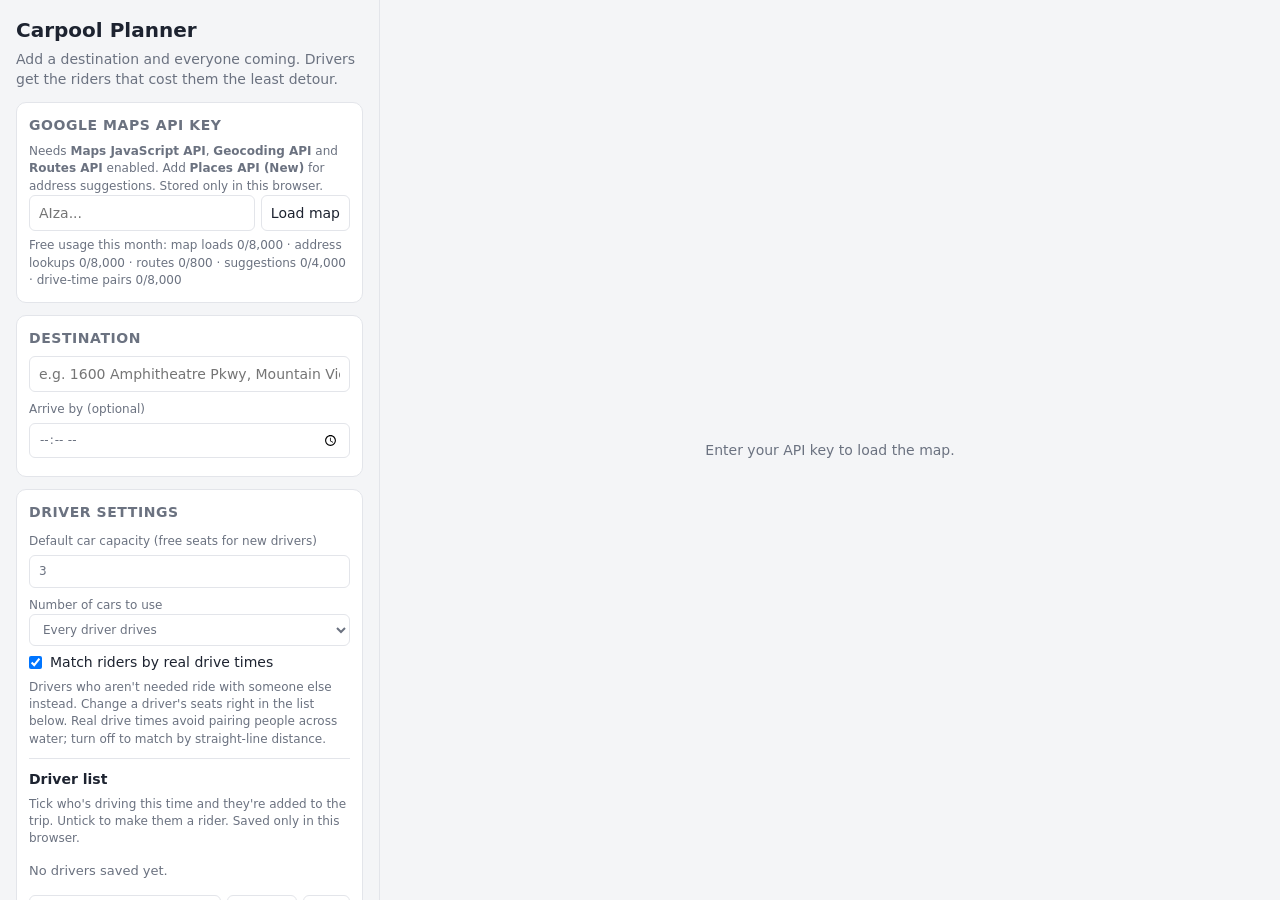
<file: index.html>
<!doctype html>
<html lang="en">
<head>
  <meta charset="utf-8">
  <meta name="viewport" content="width=device-width, initial-scale=1">
  <!-- send google the full page address so the locked key works -->
  <meta name="referrer" content="no-referrer-when-downgrade">
  <title>Carpool Planner</title>
  <link rel="stylesheet" href="style.css">
</head>
<body>
  <aside id="panel">
    <header>
      <h1>Carpool Planner</h1>
      <p class="sub">Add a destination and everyone coming. Drivers get the riders that cost them the least detour.</p>
    </header>

    <!-- only shows up if there's no key in config.js (or the map can't load) -->
    <section id="key-section" class="card" hidden>
      <h2>Google Maps API key</h2>
      <p class="hint">Needs <b>Maps JavaScript API</b>, <b>Geocoding API</b> and <b>Routes API</b> enabled. Add <b>Places API (New)</b> for address suggestions. Stored only in this browser.</p>
      <div class="row" id="key-row">
        <input id="api-key" type="password" placeholder="AIza..." autocomplete="off">
        <button id="save-key">Load map</button>
      </div>
      <p id="key-status" class="hint"></p>
      <p id="usage" class="hint"></p>
    </section>

    <section class="card">
      <h2>Destination</h2>
      <input id="dest" placeholder="e.g. 1600 Amphitheatre Pkwy, Mountain View, CA">
      <label class="hint">Arrive by (optional)
        <input id="arrive-by" type="time">
      </label>
    </section>

    <section class="card">
      <h2>Driver settings</h2>
      <label class="hint">Default car capacity (free seats for new drivers)
        <input id="default-seats" type="number" min="1" max="8" value="3">
      </label>
      <label class="hint">Number of cars to use
        <select id="cars-mode">
          <option value="all">Every driver drives</option>
          <option value="fewest">As few cars as possible</option>
          <option value="max">At most…</option>
        </select>
      </label>
      <label id="max-cars-wrap" class="hint" hidden>Maximum cars
        <input id="max-cars" type="number" min="1" value="2">
      </label>
      <label class="check"><input id="real-times" type="checkbox"> Match riders by real drive times</label>
      <p class="hint">Drivers who aren't needed ride with someone else instead. Change a driver's seats right in the list below. Real drive times avoid pairing people across water; turn off to match by straight-line distance.</p>

      <div id="driver-box">
        <h3>Driver list</h3>
        <p class="hint">Tick who's driving this time and they're added to the trip. Untick to make them a rider. Saved only in this browser.</p>
        <ul id="driver-list"></ul>
        <div class="row">
          <input id="d-name" placeholder="Driver name" autocomplete="off">
          <input id="d-seats" type="number" min="1" max="8" value="3" title="Seats for riders (not counting the driver)">
          <button type="button" id="d-add">Add</button>
        </div>
        <input id="d-addr" placeholder="Address (if they're not in Saved people)" autocomplete="off">
        <input id="d-note" placeholder="Note (optional), like &quot;only from December&quot;" autocomplete="off">
        <details>
          <summary>Paste a driver list</summary>
          <textarea id="d-import" rows="4" placeholder="One per line, like:&#10;Aldo → 5 people&#10;Daryl → 5 people (only from December)"></textarea>
          <p class="hint">"5 people" means 5 including the driver, so 4 seats for riders.</p>
          <button type="button" id="d-import-btn">Save drivers</button>
        </details>
        <p id="d-status" class="hint" hidden></p>
      </div>
    </section>

    <section class="card">
      <h2>People</h2>
      <!-- the locked group list (people.enc.json). only shows if the site has one -->
      <div id="group-box" hidden>
        <div id="group-locked">
          <p class="hint">Have the group passcode? Unlock it to search everyone's names and addresses.</p>
          <div class="row">
            <input id="group-pass" type="password" placeholder="Group passcode" autocomplete="off">
            <button type="button" id="group-unlock">Unlock</button>
          </div>
        </div>
        <p id="group-open" class="hint" hidden><span id="group-info"></span> <button type="button" id="group-forget" class="link">Lock again</button></p>
        <p id="group-status" class="hint" hidden></p>
      </div>
      <form id="person-form">
        <input id="p-name" placeholder="Name (type to find saved people)" required autocomplete="off">
        <div class="row addr-row">
          <input id="p-addr" placeholder="Starting address" required>
          <button type="button" id="locate" title="Fill in where you are right now">Use my location</button>
        </div>
        <p id="locate-status" class="hint" hidden></p>
        <div class="row">
          <select id="p-role">
            <option value="rider">Needs a ride</option>
            <option value="driver">Driving</option>
          </select>
          <input id="p-seats" type="number" min="1" max="8" value="3" title="Free seats" hidden>
          <button type="submit">Add</button>
        </div>
      </form>
      <ul id="people"></ul>
      <label class="check privacy"><input id="private" type="checkbox"> Keep home addresses private in share links</label>
      <p id="privacy-note" class="hint"></p>
      <details id="saved">
        <summary>Saved people (<span id="saved-count">0</span>)</summary>
        <p class="hint">Only saved in this browser. They're never in share links or on the website, so other people can't look them up.</p>
        <textarea id="import-text" rows="5" placeholder="Paste a list, one per line, like:&#10;1. Jordan → 400 Broad St, Seattle&#10;2. Sam &amp; Alex → 123 Main St, Seattle"></textarea>
        <label class="check"><input id="import-trip" type="checkbox"> Also add them to this trip (as riders)</label>
        <div class="row">
          <button type="button" id="import-btn">Save list</button>
          <button type="button" id="forget-all" class="ghost">Forget everyone</button>
        </div>
        <p id="import-status" class="hint" hidden></p>
        <ul id="saved-list"></ul>
        <p class="hint">To share these people and your driver list with your drivers, make a locked group list file. It needs a passcode, and only people with the passcode can open it.</p>
        <button type="button" id="group-export">Make group list file</button>
      </details>
    </section>

    <section class="card actions">
      <button id="plan" class="primary">Plan carpools</button>
      <button id="share">Copy share link</button>
      <button id="clear" class="ghost">Clear all</button>
      <p class="hint">Share the link so others can add themselves, then have them send their link back to you. Opening it here adds them to your trip.</p>
      <p class="hint">The site keeps a simple anonymous usage log (device type and which buttons get used, never names or addresses).</p>
    </section>

    <section id="results"></section>
  </aside>

  <main id="map"><div class="map-placeholder">Enter your API key to load the map.</div></main>

  <script src="config.js"></script>
  <script src="log.js"></script>
  <script src="app.js"></script>
</body>
</html>
</file>
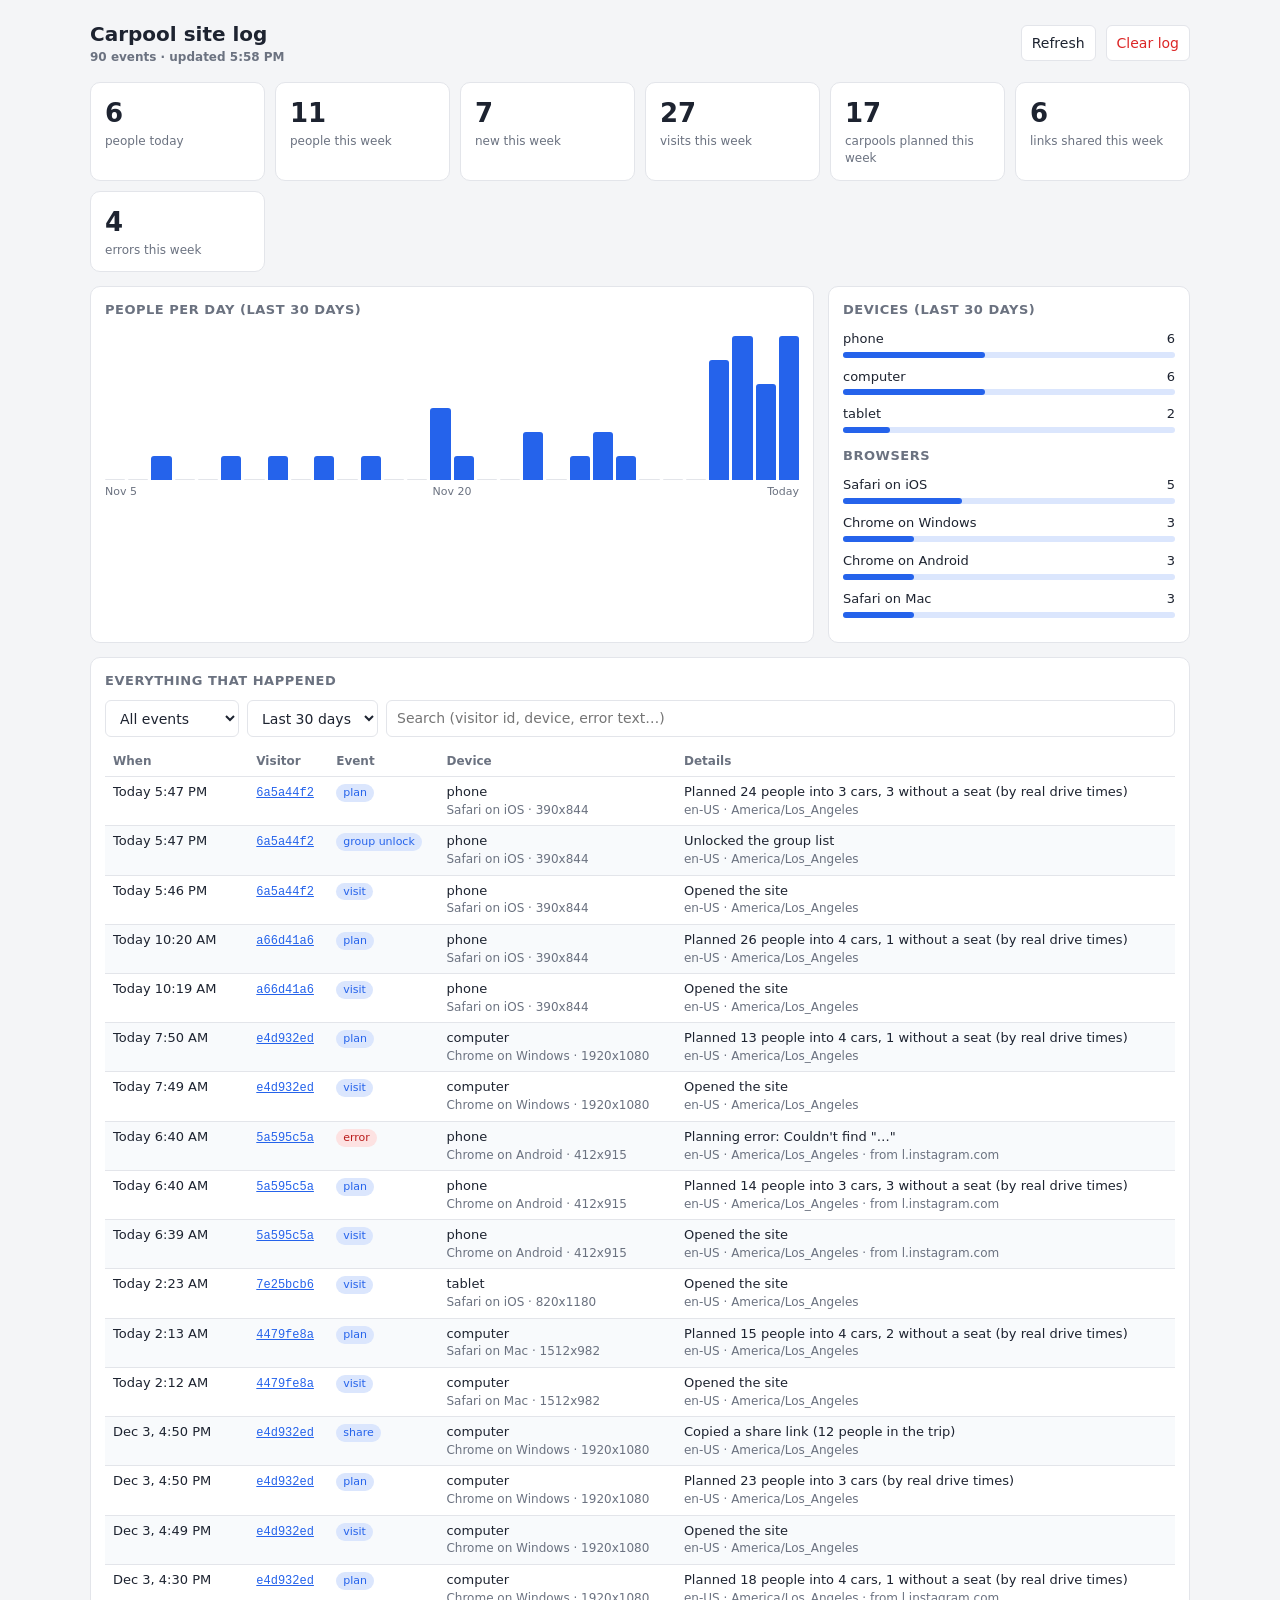
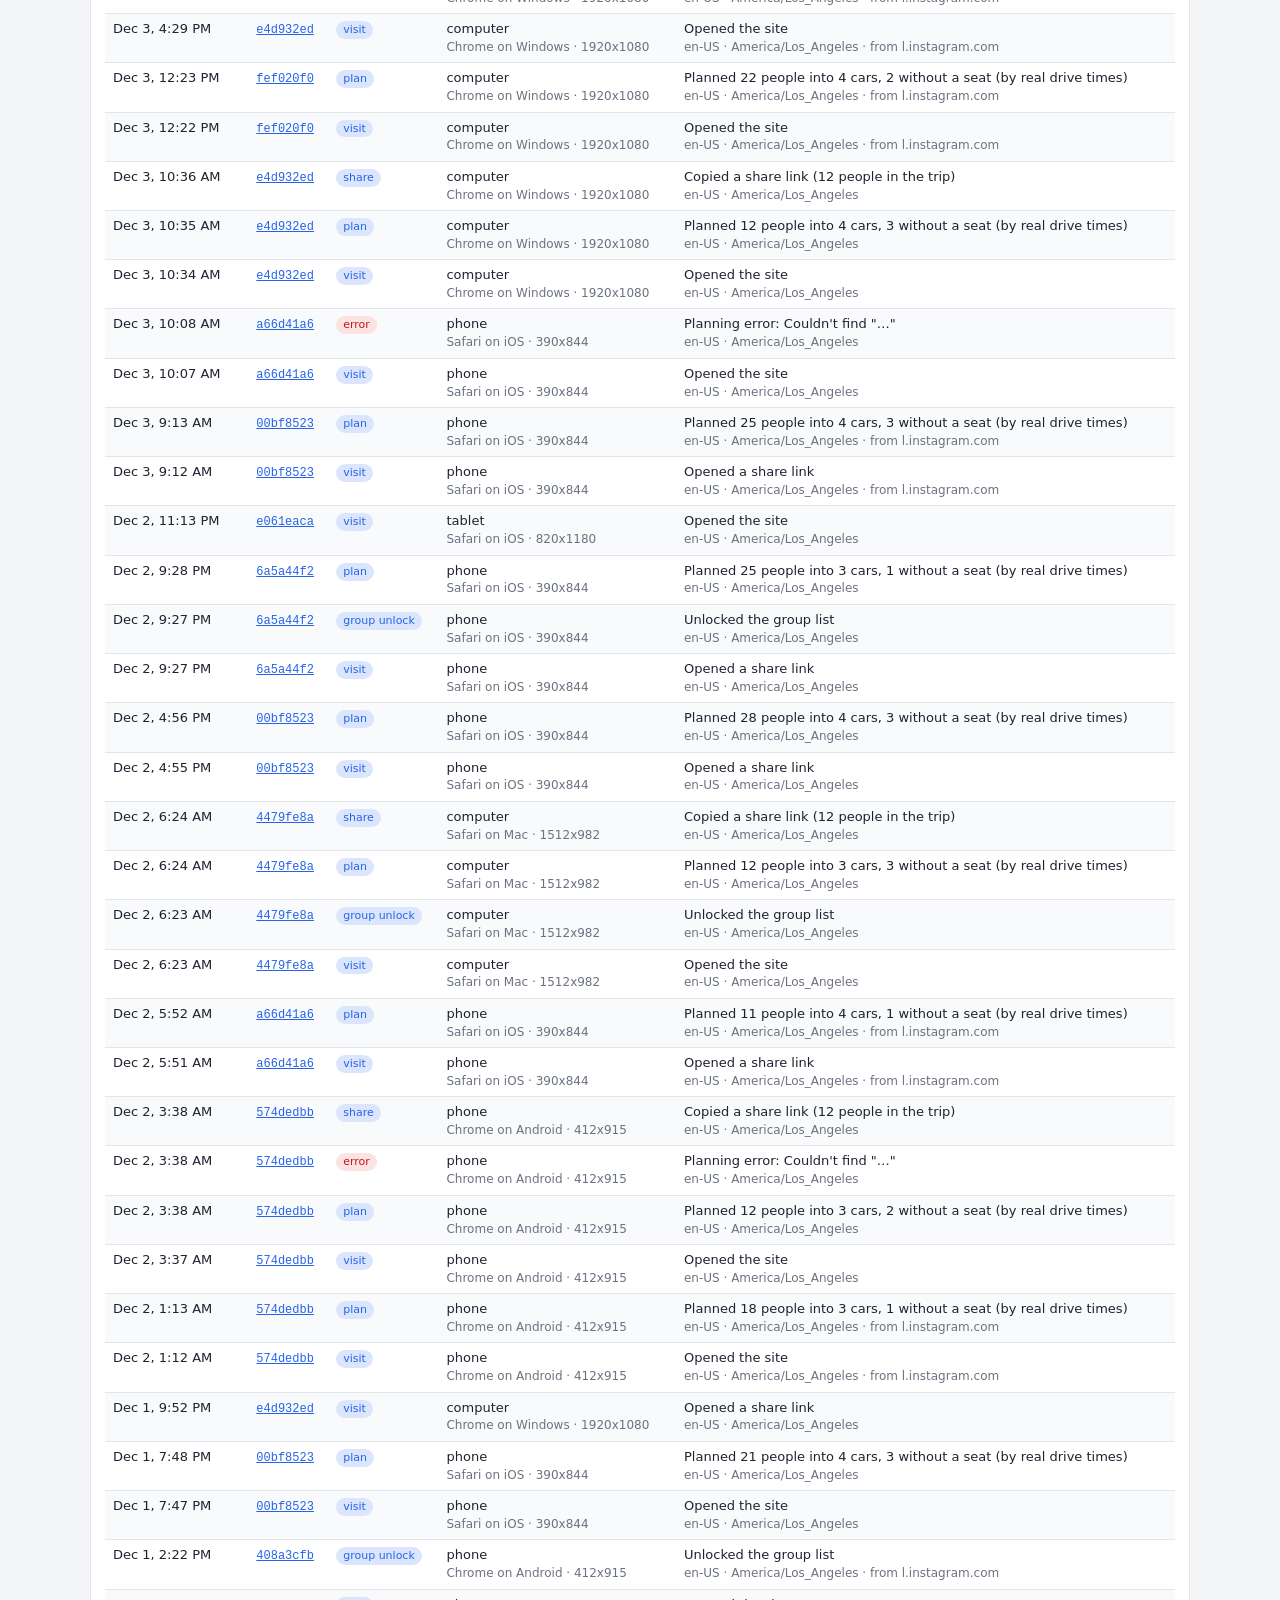
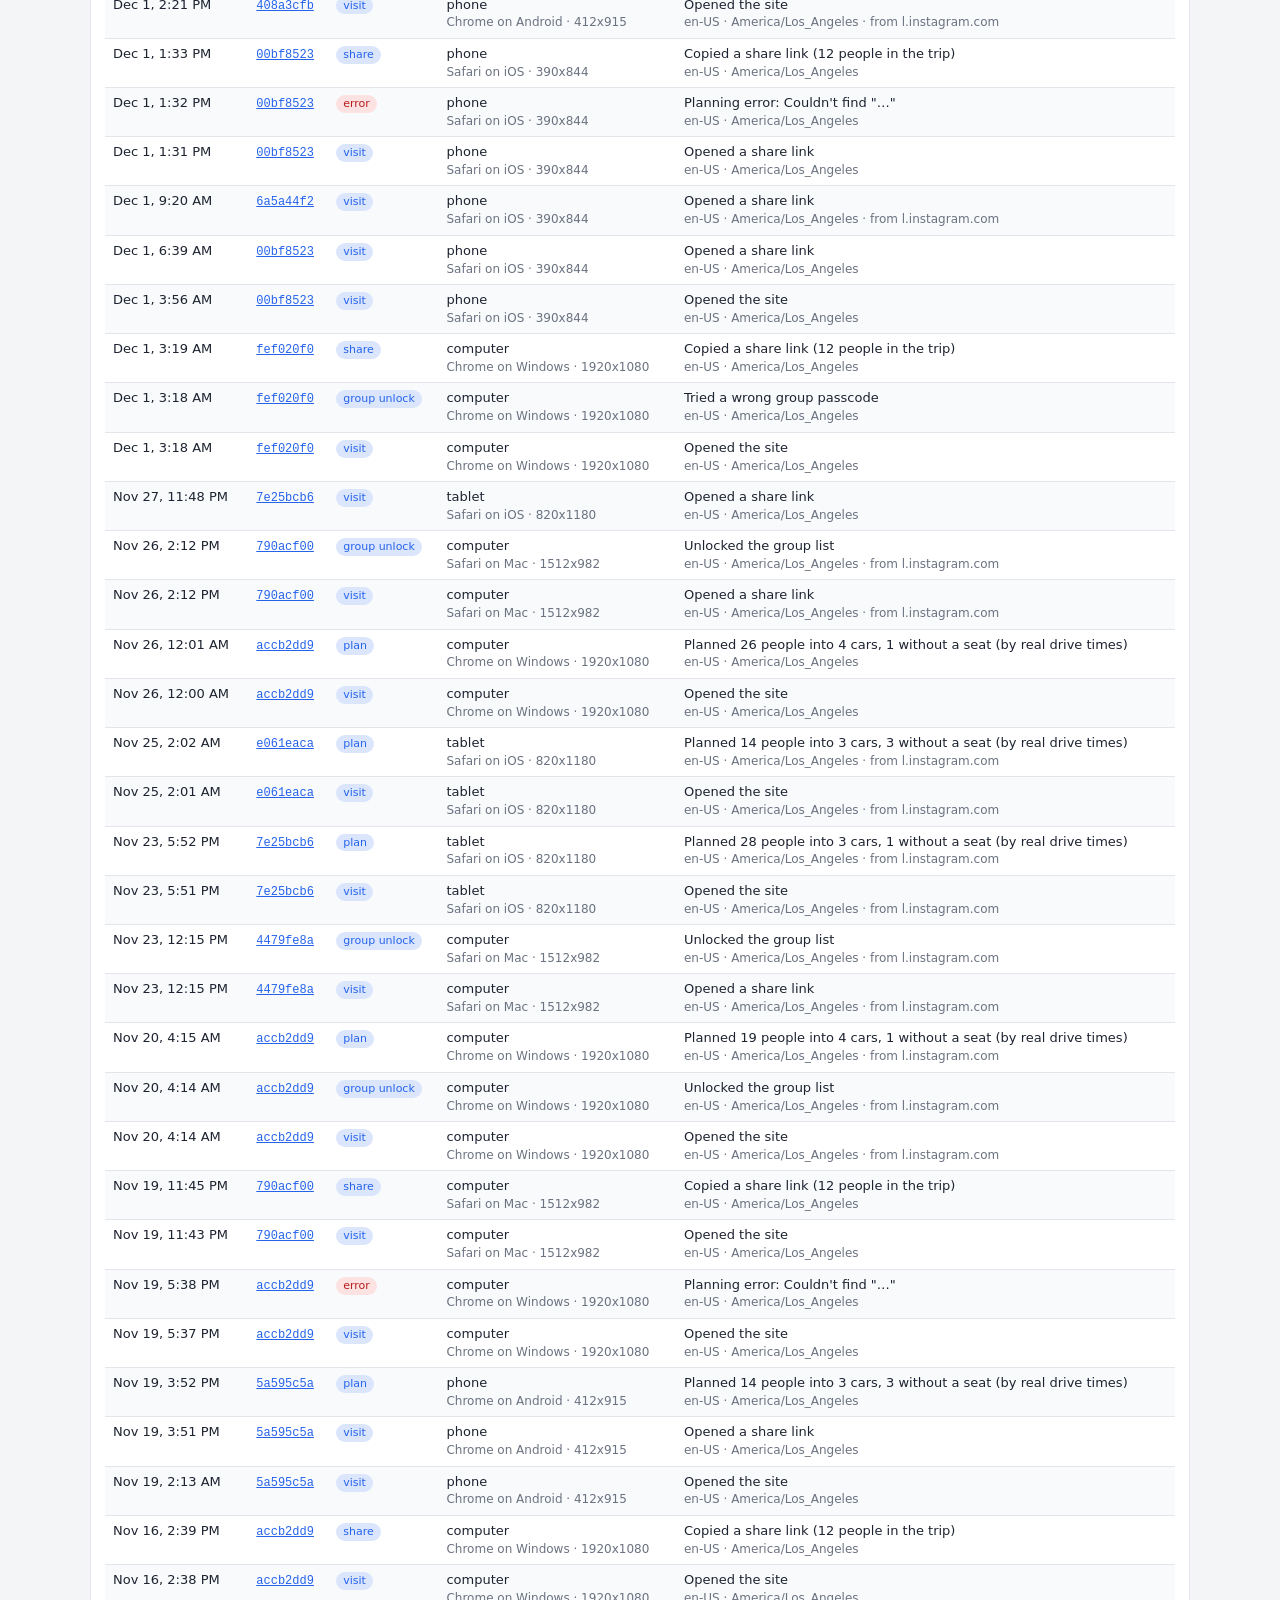
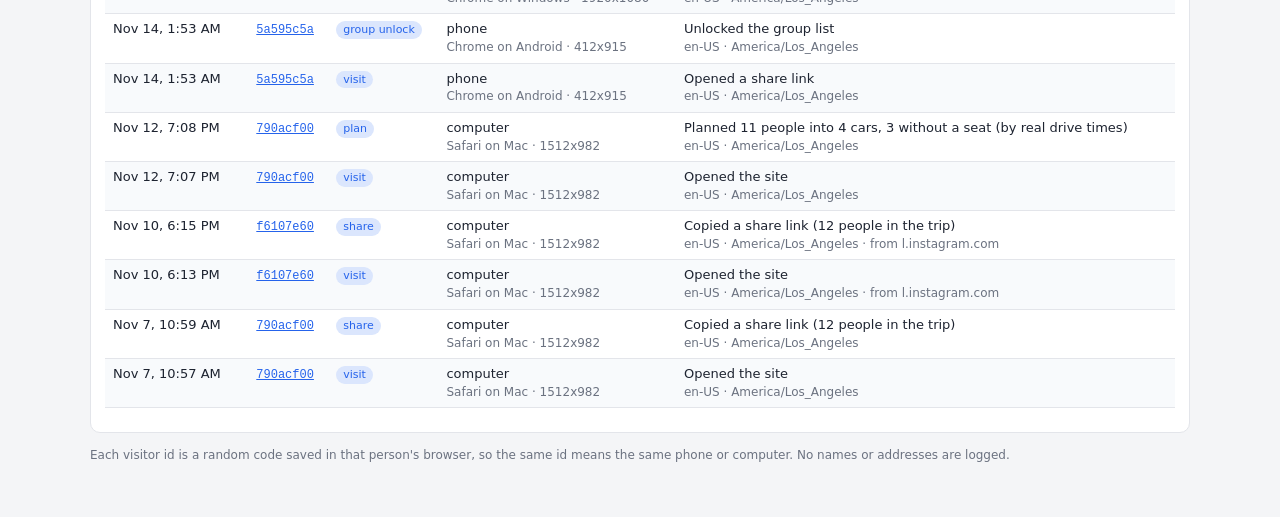
<file: log-server/Dashboard.html>
<!doctype html>
<html lang="en">
<head>
  <base target="_top">
  <meta charset="utf-8">
  <meta name="viewport" content="width=device-width, initial-scale=1">
  <title>Carpool site log</title>
  <style>
    :root {
      --bg: #f4f5f7; --card: #fff; --text: #1d2330; --muted: #6b7280; --border: #e3e5ea;
      --accent: #2563eb; --accent-soft: #dbe6fd; --danger: #dc2626; --row: #f8fafc;
    }
    @media (prefers-color-scheme: dark) {
      :root {
        --bg: #111318; --card: #1a1d24; --text: #e6e8ec; --muted: #9aa1ad; --border: #2c303a;
        --accent: #6b9bff; --accent-soft: #24324f; --danger: #f87171; --row: #20242c;
      }
    }
    * { box-sizing: border-box; }
    [hidden] { display: none !important; }
    body { margin: 0; padding: 20px 16px 40px; background: var(--bg); color: var(--text); font: 14px/1.45 system-ui, -apple-system, "Segoe UI", sans-serif; }
    .wrap { max-width: 1100px; margin: 0 auto; }
    header { display: flex; flex-wrap: wrap; align-items: center; gap: 10px; margin-bottom: 16px; }
    h1 { margin: 0; font-size: 20px; flex: 1; min-width: 200px; }
    h2 { margin: 0 0 10px; font-size: 13px; text-transform: uppercase; letter-spacing: .04em; color: var(--muted); }
    .sub { color: var(--muted); font-size: 12px; }
    button, select, input { font: inherit; padding: 7px 10px; border: 1px solid var(--border); border-radius: 6px; background: var(--card); color: inherit; }
    button { cursor: pointer; }
    button:hover { border-color: var(--accent); }
    button.danger { color: var(--danger); }
    a { color: var(--accent); }
    .card { background: var(--card); border: 1px solid var(--border); border-radius: 10px; padding: 14px; margin-bottom: 14px; }
    .tiles { display: grid; grid-template-columns: repeat(auto-fit, minmax(150px, 1fr)); gap: 10px; margin-bottom: 14px; }
    .tile { background: var(--card); border: 1px solid var(--border); border-radius: 10px; padding: 12px 14px; }
    .tile .n { font-size: 26px; font-weight: 650; font-variant-numeric: tabular-nums; }
    .tile .l { color: var(--muted); font-size: 12px; }
    .grid2 { display: grid; grid-template-columns: 2fr 1fr; gap: 14px; }
    @media (max-width: 760px) { .grid2 { grid-template-columns: 1fr; } }
    .grid2 > .card { margin-bottom: 0; }
    .row-gap { margin-bottom: 14px; }

    .chart { display: flex; align-items: flex-end; gap: 3px; height: 150px; padding-top: 6px; }
    .bar { flex: 1; min-width: 0; display: flex; flex-direction: column; justify-content: flex-end; height: 100%; position: relative; }
    .bar .fill { background: var(--accent); border-radius: 3px 3px 0 0; min-height: 1px; }
    .bar .fill.zero { background: var(--border); }
    .bar:hover .fill { opacity: .75; }
    .bar .tip { display: none; position: absolute; bottom: calc(100% + 4px); left: 50%; transform: translateX(-50%); white-space: nowrap;
      background: var(--text); color: var(--bg); font-size: 11px; padding: 3px 6px; border-radius: 4px; z-index: 2; }
    .bar:hover .tip { display: block; }
    .axis { display: flex; justify-content: space-between; color: var(--muted); font-size: 11px; margin-top: 4px; }

    .split { margin-bottom: 10px; }
    .split .name { display: flex; justify-content: space-between; font-size: 13px; }
    .split .track { height: 6px; background: var(--accent-soft); border-radius: 3px; margin-top: 3px; }
    .split .track div { height: 100%; background: var(--accent); border-radius: 3px; }

    .filters { display: flex; flex-wrap: wrap; gap: 8px; margin-bottom: 10px; }
    .filters input { flex: 1; min-width: 160px; }
    .table-wrap { overflow-x: auto; }
    table { width: 100%; border-collapse: collapse; font-size: 13px; }
    th { text-align: left; font-weight: 600; color: var(--muted); font-size: 12px; padding: 6px 8px; border-bottom: 1px solid var(--border); white-space: nowrap; }
    td { padding: 6px 8px; border-bottom: 1px solid var(--border); vertical-align: top; }
    tr:nth-child(even) td { background: var(--row); }
    td.when { white-space: nowrap; font-variant-numeric: tabular-nums; }
    .pill { display: inline-block; font-size: 11px; padding: 1px 7px; border-radius: 99px; background: var(--accent-soft); color: var(--accent); white-space: nowrap; }
    .pill.error { background: #fde2e2; color: #b91c1c; }
    @media (prefers-color-scheme: dark) { .pill.error { background: #4a1f22; color: #fca5a5; } }
    button.vid { border: 0; padding: 0; background: none; color: var(--accent); font-family: ui-monospace, Consolas, monospace; font-size: 12px; text-decoration: underline; }
    .det { color: var(--muted); font-size: 12px; }
    .empty { color: var(--muted); padding: 20px 0; text-align: center; }
    .more { margin-top: 10px; text-align: center; }
    #status.error { color: var(--danger); }
  </style>
</head>
<body>
<div class="wrap">
  <header>
    <h1>Carpool site log <div class="sub" id="status">Loading…</div></h1>
    <button id="refresh">Refresh</button>
    <a id="sheet" target="_blank" rel="noopener" hidden>Open the sheet</a>
    <button id="clear" class="danger">Clear log</button>
  </header>

  <div class="tiles" id="tiles"></div>

  <div class="grid2 row-gap">
    <section class="card">
      <h2>People per day (last 30 days)</h2>
      <div class="chart" id="chart"></div>
      <div class="axis" id="axis"></div>
    </section>
    <section class="card">
      <h2>Devices (last 30 days)</h2>
      <div id="devices"></div>
      <h2 style="margin-top:14px">Browsers</h2>
      <div id="browsers"></div>
    </section>
  </div>

  <section class="card">
    <h2>Everything that happened</h2>
    <div class="filters">
      <select id="f-event"><option value="">All events</option></select>
      <select id="f-range">
        <option value="1">Today</option>
        <option value="7">Last 7 days</option>
        <option value="30" selected>Last 30 days</option>
        <option value="0">All time</option>
      </select>
      <input id="f-search" placeholder="Search (visitor id, device, error text…)">
      <button id="f-reset" hidden>Show everyone</button>
    </div>
    <div class="table-wrap">
      <table>
        <thead><tr><th>When</th><th>Visitor</th><th>Event</th><th>Device</th><th>Details</th></tr></thead>
        <tbody id="rows"></tbody>
      </table>
    </div>
    <div class="empty" id="empty" hidden>Nothing yet.</div>
    <div class="more"><button id="more" hidden>Show more</button></div>
  </section>
  <p class="sub">Each visitor id is a random code saved in that person's browser, so the same id means the same phone or computer. No names or addresses are logged.</p>
</div>

<script>
const COLS = ['time', 'visitor', 'session', 'event', 'device', 'browser', 'os', 'lang', 'screen', 'tz', 'referrer', 'details'];
const $ = (id) => document.getElementById(id);
const esc = (s) => String(s).replace(/[&<>"']/g, (c) => ({ '&': '&amp;', '<': '&lt;', '>': '&gt;', '"': '&quot;', "'": '&#39;' }[c]));
const DAY = 86400000;
let all = [];
let shown = 100;
let onlyVisitor = '';

const dayKey = (d) => `${d.getFullYear()}-${String(d.getMonth() + 1).padStart(2, '0')}-${String(d.getDate()).padStart(2, '0')}`;
const startOfDay = (t) => { const d = new Date(t); d.setHours(0, 0, 0, 0); return +d; };

// works inside apps script, and with made-up data when opened as a plain file
function call(fn, ...args) {
  if (window.google?.script?.run) {
    return new Promise((ok, fail) => google.script.run.withSuccessHandler(ok).withFailureHandler(fail)[fn](...args));
  }
  return Promise.resolve(fn === 'getLog' ? sampleLog() : true);
}

async function load() {
  $('status').className = 'sub';
  $('status').textContent = 'Loading…';
  try {
    const res = await call('getLog');
    all = res.rows.map((r) => {
      const o = Object.fromEntries(COLS.map((c, i) => [c, r[i]]));
      o.t = +new Date(o.time);
      try { o.d = JSON.parse(o.details || '{}'); } catch { o.d = {}; }
      return o;
    }).filter((o) => !isNaN(o.t)).sort((a, b) => b.t - a.t);
    if (res.sheetUrl) { $('sheet').href = res.sheetUrl; $('sheet').hidden = false; }
    const extra = res.total > res.rows.length ? ` (showing the newest ${res.rows.length.toLocaleString()} of ${res.total.toLocaleString()})` : '';
    $('status').textContent = `${all.length.toLocaleString()} events${extra} · updated ${new Date().toLocaleTimeString([], { hour: 'numeric', minute: '2-digit' })}`;
    fillEventFilter();
    render();
  } catch (e) {
    $('status').className = 'sub error';
    $('status').textContent = 'Couldn\'t load the log: ' + (e.message || e);
  }
}

function fillEventFilter() {
  const sel = $('f-event');
  const keep = sel.value;
  const kinds = [...new Set(all.map((o) => o.event))].sort();
  sel.innerHTML = '<option value="">All events</option>' + kinds.map((k) => `<option>${esc(k)}</option>`).join('');
  if (kinds.includes(keep)) sel.value = keep;
}

function render() {
  const now = Date.now();
  const today = startOfDay(now);
  const since = (days) => all.filter((o) => o.t >= today - (days - 1) * DAY);
  const people = (list) => new Set(list.map((o) => o.visitor)).size;
  const count = (list, ev) => list.filter((o) => o.event === ev).length;

  const d1 = since(1), d7 = since(7), d30 = since(30);
  // someone is "new" if their first visit ever is in the last 7 days
  const firstSeen = {};
  all.forEach((o) => { firstSeen[o.visitor] = Math.min(firstSeen[o.visitor] ?? Infinity, o.t); });
  const newPeople = Object.values(firstSeen).filter((t) => t >= today - 6 * DAY).length;

  const tiles = [
    [people(d1), 'people today'],
    [people(d7), 'people this week'],
    [newPeople, 'new this week'],
    [count(d7, 'visit'), 'visits this week'],
    [count(d7, 'plan'), 'carpools planned this week'],
    [count(d7, 'share'), 'links shared this week'],
    [count(d7, 'error'), 'errors this week'],
  ];
  $('tiles').innerHTML = tiles.map(([n, l]) => `<div class="tile"><div class="n">${n.toLocaleString()}</div><div class="l">${l}</div></div>`).join('');

  // people per day
  const days = [];
  for (let i = 29; i >= 0; i--) days.push(today - i * DAY);
  const perDay = days.map((t) => {
    const list = all.filter((o) => o.t >= t && o.t < t + DAY);
    return { t, people: people(list), visits: count(list, 'visit') };
  });
  const top = Math.max(1, ...perDay.map((d) => d.people));
  $('chart').innerHTML = perDay.map((d) => {
    const label = new Date(d.t).toLocaleDateString([], { weekday: 'short', month: 'short', day: 'numeric' });
    return `<div class="bar"><div class="tip">${esc(label)}: ${d.people} ${d.people === 1 ? 'person' : 'people'}, ${d.visits} visits</div><div class="fill${d.people ? '' : ' zero'}" style="height:${(d.people / top) * 100}%"></div></div>`;
  }).join('');
  const short = (t) => new Date(t).toLocaleDateString([], { month: 'short', day: 'numeric' });
  $('axis').innerHTML = `<span>${short(days[0])}</span><span>${short(days[15])}</span><span>Today</span>`;

  // devices + browsers, counted per person not per click
  const split = (key) => {
    const byPerson = {};
    d30.forEach((o) => { byPerson[o.visitor] = key === 'device' ? o.device : `${o.browser} on ${o.os}`; });
    const tally = {};
    Object.values(byPerson).forEach((v) => { tally[v] = (tally[v] || 0) + 1; });
    const total = Object.values(byPerson).length || 1;
    const list = Object.entries(tally).sort((a, b) => b[1] - a[1]).slice(0, 6);
    if (!list.length) return '<div class="sub">Nothing yet.</div>';
    return list.map(([name, n]) => `<div class="split"><div class="name"><span>${esc(name)}</span><span>${n}</span></div><div class="track"><div style="width:${(n / total) * 100}%"></div></div></div>`).join('');
  };
  $('devices').innerHTML = split('device');
  $('browsers').innerHTML = split('browser');

  renderRows();
}

function describe(o) {
  const d = o.d || {};
  switch (o.event) {
    case 'visit': return d.fromShareLink ? 'Opened a share link' : 'Opened the site';
    case 'plan': return `Planned ${d.people} people into ${d.cars} ${d.cars === 1 ? 'car' : 'cars'}${d.noSeat ? `, ${d.noSeat} without a seat` : ''}${d.matchedBy ? ` (by ${d.matchedBy})` : ''}`;
    case 'share': return `Copied a share link (${d.people} people in the trip)`;
    case 'group unlock': return d.ok ? 'Unlocked the group list' : 'Tried a wrong group passcode';
    case 'error': return `${d.where === 'map' ? 'Map' : 'Planning'} error: ${d.message || ''}`;
    default: return o.details && o.details !== '{}' ? o.details : '';
  }
}

function filtered() {
  const ev = $('f-event').value;
  const days = +$('f-range').value;
  const q = $('f-search').value.trim().toLowerCase();
  const from = days ? startOfDay(Date.now()) - (days - 1) * DAY : 0;
  return all.filter((o) => o.t >= from
    && (!ev || o.event === ev)
    && (!onlyVisitor || o.visitor === onlyVisitor)
    && (!q || [o.visitor, o.event, o.device, o.browser, o.os, o.lang, o.tz, o.referrer, o.screen, describe(o)].join(' ').toLowerCase().includes(q)));
}

function renderRows() {
  const list = filtered();
  $('f-reset').hidden = !onlyVisitor;
  $('f-reset').textContent = onlyVisitor ? `Showing only ${onlyVisitor} · show everyone` : '';
  $('empty').hidden = list.length > 0;
  $('more').hidden = list.length <= shown;
  const when = (t) => {
    const d = new Date(t);
    const sameDay = startOfDay(t) === startOfDay(Date.now());
    return sameDay ? `Today ${d.toLocaleTimeString([], { hour: 'numeric', minute: '2-digit' })}`
      : d.toLocaleString([], { month: 'short', day: 'numeric', hour: 'numeric', minute: '2-digit' });
  };
  $('rows').innerHTML = list.slice(0, shown).map((o) => {
    const extra = [o.lang, o.tz, o.referrer && `from ${o.referrer}`].filter(Boolean).join(' · ');
    return `<tr>
      <td class="when">${esc(when(o.t))}</td>
      <td><button class="vid" data-v="${esc(o.visitor)}" title="Show only this visitor">${esc(o.visitor)}</button></td>
      <td><span class="pill${o.event === 'error' ? ' error' : ''}">${esc(o.event)}</span></td>
      <td>${esc(o.device)}<div class="det">${esc(o.browser)} on ${esc(o.os)} · ${esc(o.screen)}</div></td>
      <td>${esc(describe(o))}${extra ? `<div class="det">${esc(extra)}</div>` : ''}</td>
    </tr>`;
  }).join('');
}

$('rows').addEventListener('click', (e) => {
  const b = e.target.closest('.vid');
  if (!b) return;
  onlyVisitor = b.dataset.v;
  shown = 100;
  renderRows();
});
$('f-reset').addEventListener('click', () => { onlyVisitor = ''; renderRows(); });
['f-event', 'f-range'].forEach((id) => $(id).addEventListener('change', () => { shown = 100; renderRows(); }));
$('f-search').addEventListener('input', () => { shown = 100; renderRows(); });
$('more').addEventListener('click', () => { shown += 200; renderRows(); });
$('refresh').addEventListener('click', load);
$('clear').addEventListener('click', async () => {
  if (!confirm('Delete every row in the log? This can\'t be undone.')) return;
  try { await call('clearLog'); load(); } catch (e) { alert('Couldn\'t clear it: ' + (e.message || e)); }
});
// keep it fresh while it's open
setInterval(() => { if (!document.hidden) load(); }, 5 * 60000);
load();

// made-up data, only used when this file is opened outside apps script
function sampleLog() {
  const devs = [['phone', 'Safari', 'iOS', '390x844'], ['phone', 'Chrome', 'Android', '412x915'], ['computer', 'Chrome', 'Windows', '1920x1080'], ['computer', 'Safari', 'Mac', '1512x982'], ['tablet', 'Safari', 'iOS', '820x1180']];
  const visitors = Array.from({ length: 14 }, (_, i) => ({ id: Math.random().toString(16).slice(2, 10), dev: devs[i % devs.length], first: Math.random() * 30 }));
  const rows = [];
  const now = Date.now();
  visitors.forEach((v) => {
    const visits = 1 + Math.floor(Math.random() * 6);
    for (let k = 0; k < visits; k++) {
      const t = now - Math.random() * v.first * DAY;
      const s = Math.random().toString(16).slice(2, 10);
      const base = (ev, dt, d) => [new Date(t + dt).toISOString(), v.id, s, ev, ...v.dev.slice(0, 3), 'en-US', v.dev[3], 'America/Los_Angeles', k ? '' : 'l.instagram.com', JSON.stringify(d)];
      rows.push(base('visit', 0, { fromShareLink: Math.random() < .3 }));
      if (Math.random() < .3) rows.push(base('group unlock', 20000, { ok: Math.random() < .8 }));
      if (Math.random() < .5) rows.push(base('plan', 60000, { people: 10 + Math.floor(Math.random() * 19), cars: 3 + Math.floor(Math.random() * 2), noSeat: Math.floor(Math.random() * 4), matchedBy: 'real drive times' }));
      if (Math.random() < .25) rows.push(base('share', 90000, { people: 12 }));
      if (Math.random() < .08) rows.push(base('error', 70000, { where: 'plan', message: 'Couldn\'t find "…"' }));
    }
  });
  return { rows: rows.filter((r) => new Date(r[0]) <= now).sort((a, b) => a[0] < b[0] ? -1 : 1), sheetUrl: '', total: rows.length };
}
</script>
</body>
</html>
</file>
<file: style.css>
:root {
  --bg: #f4f5f7;
  --card: #fff;
  --text: #1d2330;
  --muted: #6b7280;
  --border: #e3e5ea;
  --accent: #2563eb;
  --danger: #dc2626;
}

* { box-sizing: border-box; }
/* without this, stuff like .row { display: flex } shows hidden things */
[hidden] { display: none !important; }

body {
  margin: 0;
  display: flex;
  height: 100vh;
  font: 14px/1.45 system-ui, -apple-system, "Segoe UI", sans-serif;
  color: var(--text);
  background: var(--bg);
}

#panel {
  width: 380px;
  flex-shrink: 0;
  overflow-y: auto;
  padding: 16px;
  border-right: 1px solid var(--border);
}

#map { flex: 1; position: relative; }

.map-placeholder {
  position: absolute; inset: 0;
  display: grid; place-items: center;
  color: var(--muted);
}

h1 { margin: 0 0 4px; font-size: 20px; }
h2 { margin: 0 0 8px; font-size: 14px; text-transform: uppercase; letter-spacing: .04em; color: var(--muted); }
.sub { margin: 0 0 12px; color: var(--muted); }
.hint { margin: 6px 0 0; font-size: 12px; color: var(--muted); }

.card {
  background: var(--card);
  border: 1px solid var(--border);
  border-radius: 10px;
  padding: 12px;
  margin-bottom: 12px;
}

input, select, button {
  font: inherit;
  padding: 7px 9px;
  border: 1px solid var(--border);
  border-radius: 6px;
  background: #fff;
  color: inherit;
}
input, select { width: 100%; margin-bottom: 6px; }
label input { margin-top: 4px; }
label.check { display: flex; align-items: center; gap: 8px; margin-bottom: 6px; }
label.check input { width: auto; margin: 0; }
label.check.privacy { margin: 10px 0 0; padding-top: 10px; border-top: 1px solid var(--border); }
.row { display: flex; gap: 6px; }
.row > * { margin-bottom: 0; }
.row input[type=number] { width: 70px; }
.addr-row { margin-bottom: 6px; }
.addr-row input { flex: 1; min-width: 0; }
button { cursor: pointer; white-space: nowrap; }
button:hover { border-color: var(--accent); }
button.primary { background: var(--accent); border-color: var(--accent); color: #fff; }
button.ghost { color: var(--danger); }
.actions { display: flex; flex-wrap: wrap; gap: 6px; }
.actions .hint { flex-basis: 100%; }

#people { list-style: none; margin: 10px 0 0; padding: 0; }
#people li {
  display: flex; align-items: center; gap: 8px;
  padding: 6px 0;
  border-top: 1px solid var(--border);
}
#people .who { flex: 1; min-width: 0; }
#people .addr { color: var(--muted); font-size: 12px; overflow: hidden; text-overflow: ellipsis; white-space: nowrap; }
.tag { font-size: 11px; padding: 1px 6px; border-radius: 99px; background: #eef2ff; color: var(--accent); }
.tag.rider { background: #f1f5f9; color: var(--muted); }
#people button { padding: 2px 8px; color: var(--danger); }
#people .seats { width: 56px; margin: 0; padding: 3px 6px; }
.tag.off { background: #fef3c7; color: #92400e; }

.car { border-left: 5px solid var(--c); }
.car h3 { margin: 0 0 4px; font-size: 15px; }
.car ol { margin: 6px 0 0; padding-left: 20px; }
.car .stats { color: var(--muted); font-size: 12px; }
.warn { border-left: 5px solid var(--danger); }
.car a { color: inherit; }
.traffic { font-size: 12px; margin-top: 2px; }
.traffic.bad { color: #b45309; }
.traffic.jam { color: var(--danger); }
.nav-links { display: flex; flex-wrap: wrap; gap: 6px; margin-top: 10px; }
a.btn {
  padding: 7px 9px;
  border-radius: 6px;
  background: var(--accent);
  color: #fff;
  text-decoration: none;
}

.ac-wrap { position: relative; }
/* the input is see-through so the grey prediction behind it shows */
.ac-wrap > input { position: relative; z-index: 1; background: transparent; }
.ac-ghost {
  position: absolute; left: 0; right: 0; top: 0; height: calc(100% - 6px);
  padding: 8px 10px; /* input padding + its 1px border */
  background: #fff; border-radius: 6px;
  white-space: pre; overflow: hidden; pointer-events: none;
  color: transparent;
}
.ac-ghost .rest { color: #9ca3af; }
.addr-row .ac-wrap { flex: 1; min-width: 0; }
.ac-list {
  position: absolute; z-index: 10; left: 0; right: 0; top: calc(100% - 4px);
  margin: 0; padding: 4px 0; list-style: none;
  background: #fff; border: 1px solid var(--border); border-radius: 6px;
  box-shadow: 0 6px 16px rgb(0 0 0 / .12);
}
.ac-list li { padding: 6px 10px; cursor: pointer; }
.ac-list li[aria-selected=true], .ac-list li:hover { background: #eef2ff; }
.ac-list .who-addr { font-size: 12px; color: var(--muted); }

#group-box { margin-bottom: 10px; padding: 10px; border: 1px solid var(--border); border-radius: 8px; background: #f8fafc; }
#group-box .hint:first-child { margin-top: 0; }
#group-box .row { margin-top: 6px; }
#group-box .row input { flex: 1; min-width: 0; }
button.link { border: 0; padding: 0; background: none; color: var(--accent); text-decoration: underline; font-size: inherit; }
#group-export { margin-top: 6px; }

#driver-box { margin-top: 10px; padding-top: 10px; border-top: 1px solid var(--border); }
#driver-box h3 { margin: 0 0 2px; font-size: 14px; }
#driver-box > .row { margin-top: 8px; }
#driver-box > .row #d-name { flex: 1; min-width: 0; }
#driver-box > input { margin-top: 6px; }
#driver-box details { margin-top: 4px; }
#driver-box summary { cursor: pointer; font-size: 13px; color: var(--accent); }
#driver-box textarea { width: 100%; margin: 6px 0 0; font: inherit; font-size: 13px; padding: 7px 9px; border: 1px solid var(--border); border-radius: 6px; resize: vertical; }
#driver-list { list-style: none; margin: 8px 0 0; padding: 0; }
#driver-list li { display: flex; align-items: center; gap: 8px; padding: 6px 0; border-top: 1px solid var(--border); font-size: 13px; }
#driver-list li:first-child { border-top: 0; }
#driver-list input[type=checkbox] { width: auto; margin: 0; }
#driver-list .who { flex: 1; min-width: 0; }
#driver-list .note, #driver-list .addr { color: var(--muted); font-size: 12px; overflow: hidden; text-overflow: ellipsis; white-space: nowrap; }
#driver-list .addr.missing { color: var(--danger); }
#driver-list .seats { width: 56px; margin: 0; padding: 3px 6px; }
#driver-list button { padding: 2px 8px; color: var(--danger); }

#saved { margin-top: 10px; padding-top: 10px; border-top: 1px solid var(--border); }
#saved summary { cursor: pointer; font-weight: 600; }
#saved textarea { width: 100%; margin: 8px 0 6px; font: inherit; font-size: 13px; padding: 7px 9px; border: 1px solid var(--border); border-radius: 6px; resize: vertical; }
#saved-list { list-style: none; margin: 8px 0 0; padding: 0; max-height: 260px; overflow-y: auto; }
#saved-list li { display: flex; align-items: center; gap: 8px; padding: 5px 0; border-top: 1px solid var(--border); font-size: 13px; }
#saved-list .who { flex: 1; min-width: 0; }
#saved-list .addr { color: var(--muted); font-size: 12px; overflow: hidden; text-overflow: ellipsis; white-space: nowrap; }
#saved-list button { padding: 2px 8px; color: var(--danger); }

.ac-list li.attr { padding: 4px 10px 2px; font-size: 11px; color: var(--muted); cursor: default; background: none; }
.error { color: var(--danger); }

@media (max-width: 760px) {
  body { flex-direction: column-reverse; height: auto; }
  #panel { width: 100%; border-right: 0; }
  #map { height: 55vh; flex: none; }
}
</file>
